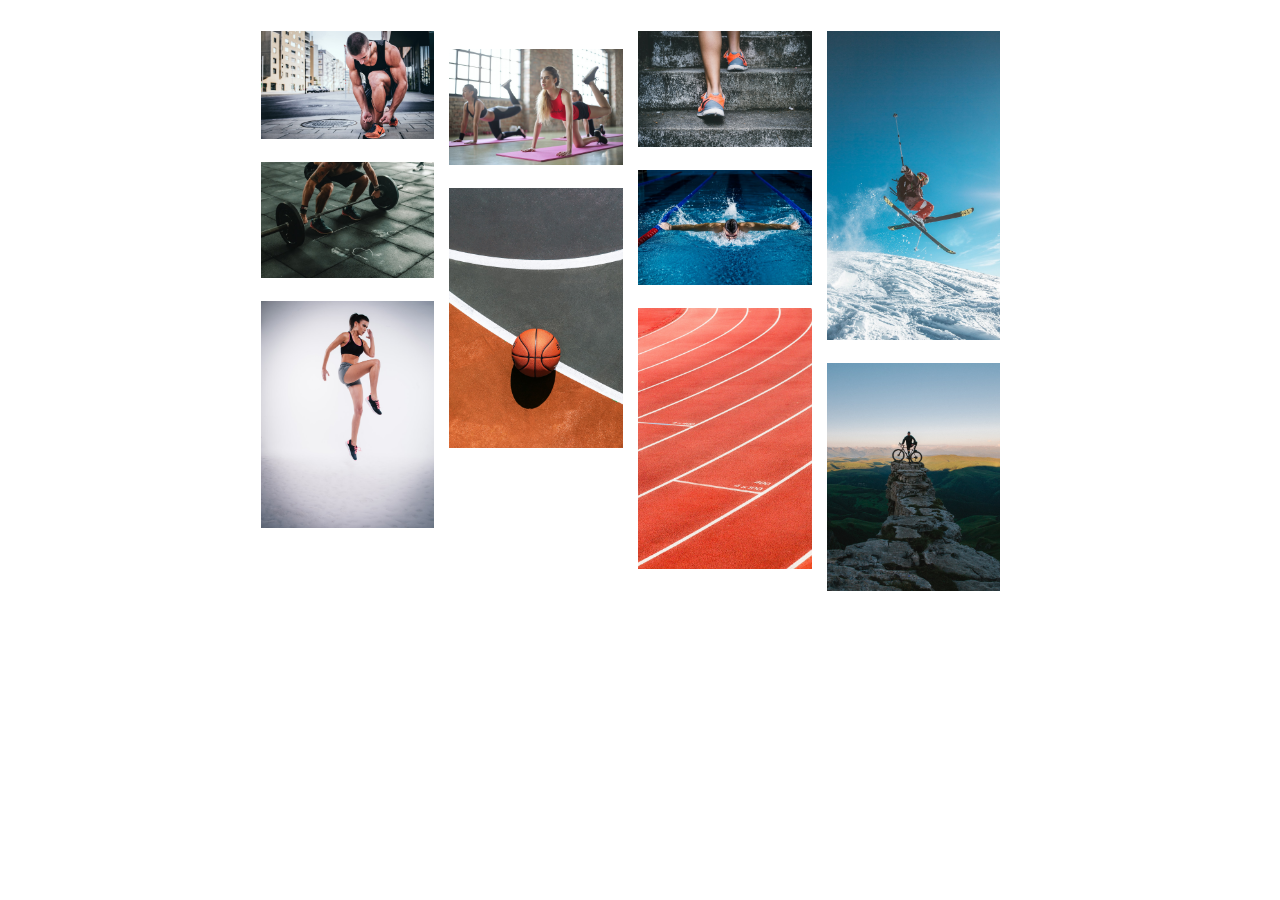
<file: ex01/src/index.html>
<!DOCTYPE html>
<html lang="en">
​
<head>
​
    <meta charset="UTF-8">
    <meta http-equiv="X-UA-Compatible" content="IE=edge">
    <meta name="viewport" content="width=device-width, initial-scale=1.0">
    <link rel="stylesheet" href="../styles/index.css">
    <script src="../scripts/index.js" defer></script>
    <title>Gallery's page</title>
</head>
​
<body>
    <div class="container row">
        <div class="column">
            <div class="item" href="../src/image01.html" onclick="openModal(this)">
                <img class="image" src="../images/img1.jpg" alt="Image 1">
                <div class="overlay">
                    <h1 class="image-title">Marathon</h1>
                </div>
            </div>
            ​
            <div class="item" href="../src/image05.html" onclick="openModal(this)">
                <img class="image" src="../images/img5.jpg" alt="Image 5">
                <div class="overlay">
                    <h1 class="image-title">Weight Lifting</h1>
                </div>
            </div>
            ​
            <div class="item" href="../src/image08.html" onclick="openModal(this)">
                <img class="image" src="../images/img8.jpg" alt="Image 8">
                <div class="overlay">
                    <h1 class="image-title">Jogging</h1>
                </div>
            </div>
        </div>
        ​
        <div class="column">
            ​
            <div class="item" href="../src/image02.html" onclick="openModal(this)">
                <img class="image" src="../images/img2.jpg" alt="Image 2">
                <div class="overlay">
                    <h1 class="image-title">Gymnastics</h1>
                </div>
            </div>
            ​
            <div class="item" href="../src/image06.html" onclick="openModal(this)">
                <img class="image" src="../images/img6.jpg" alt="Image 6">
                <div class="overlay">
                    <h1 class="image-title">Basketball</h1>
                </div>
            </div>
        </div>
​
        <div class="column">
            <div class="item" href="../src/image03.html" onclick="openModal(this)">
                <img class="image" src="../images/img3.jpg" alt="Image 3">
                <div class="overlay">
                    <h1 class="image-title">Climbing</h1>
                </div>
            </div>
            ​
            <div class="item" href="../src/image07.html" onclick="openModal(this)">
                <img class="image" src="../images/img7.jpg" alt="Image 7">
                <div class="overlay">
                    <h1 class="image-title">Swimming</h1>
                </div>
            </div>
            ​
            <div class="item" href="../src/image09.html" onclick="openModal(this)">
                <img class="image" src="../images/img9.jpg" alt="Image 9">
                <div class="overlay">
                    <h1 class="image-title">Running</h1>
                </div>
            </div>
        </div>
​
        <div class="column">
            <div class="item" href="../src/image04.html" onclick="openModal(this)">
                <img class="image" src="../images/img4.jpg" alt="Image 4">
                <div class="overlay">
                    <h1 class="image-title">Skiing</h1>
                </div>
            </div>
            ​
            <div class="item" href="../src/image10.html" onclick="openModal(this)">
                <img class="image" src="../images/img10.jpg" alt="Image 10">
                <div class="overlay">
                    <h1 class="image-title">Cycling</h1>
                </div>
            </div>
        </div>
        ​
    </div>
​
    <div id="myModal" class="modal">
​
        <!-- Modal content -->
        <div class="modal-content">
            <span class="close">&times;</span>
            <div class="modal-body">
            </div>
        </div>
​
    </div>
​
</body>
​
</html>
</file>
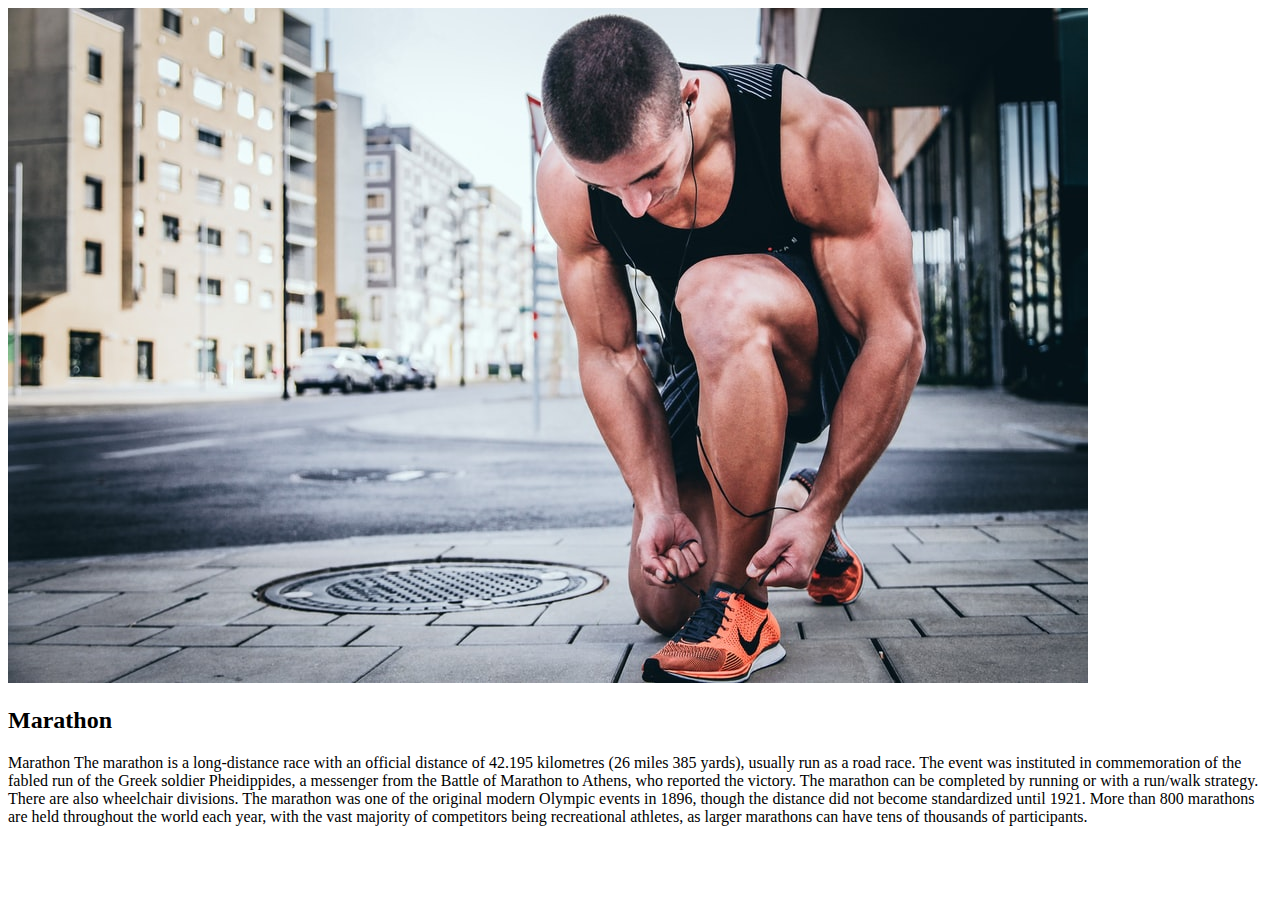
<file: ex01/src/image01.html>
<!DOCTYPE html>
<html lang="en">
  <head>
    <meta charset="UTF-8" />
    <meta http-equiv="X-UA-Compatible" content="IE=edge" />
    <meta name="viewport" content="width=device-width, initial-scale=1.0" />
    <title>Marathon</title>
  </head>
  <body>
    <img src="../images/img1.jpg" alt="Image 1" />

    <h2>Marathon</h2>
    <p>
      Marathon The marathon is a long-distance race with an official distance of
      42.195 kilometres (26 miles 385 yards), usually run as a road race. The
      event was instituted in commemoration of the fabled run of the Greek
      soldier Pheidippides, a messenger from the Battle of Marathon to Athens,
      who reported the victory. The marathon can be completed by running or with
      a run/walk strategy. There are also wheelchair divisions. The marathon was
      one of the original modern Olympic events in 1896, though the distance did
      not become standardized until 1921. More than 800 marathons are held
      throughout the world each year, with the vast majority of competitors
      being recreational athletes, as larger marathons can have tens of
      thousands of participants.
    </p>
  </body>
</html>
</file>
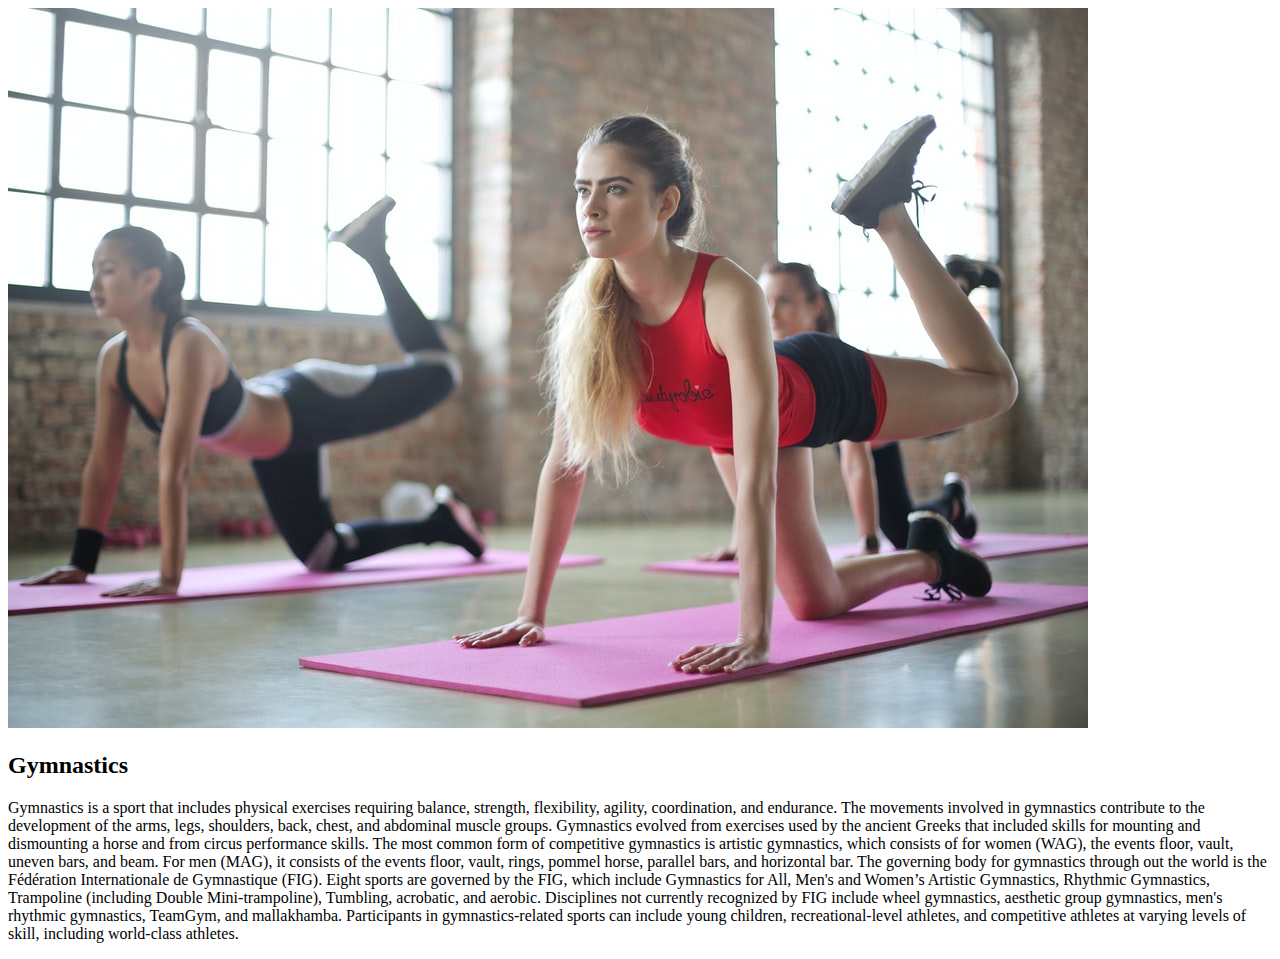
<file: ex01/src/image02.html>
<!DOCTYPE html>
<html lang="en">
  <head>
    <meta charset="UTF-8" />
    <meta http-equiv="X-UA-Compatible" content="IE=edge" />
    <meta name="viewport" content="width=device-width, initial-scale=1.0" />
    <title>Gymnastics</title>
  </head>
  <body>
    <img src="../images/img2.jpg" alt="Image 1" />

    <h2>Gymnastics</h2>
    <p>
      Gymnastics is a sport that includes physical exercises requiring balance,
      strength, flexibility, agility, coordination, and endurance. The movements
      involved in gymnastics contribute to the development of the arms, legs,
      shoulders, back, chest, and abdominal muscle groups. Gymnastics evolved
      from exercises used by the ancient Greeks that included skills for
      mounting and dismounting a horse and from circus performance skills. The
      most common form of competitive gymnastics is artistic gymnastics, which
      consists of for women (WAG), the events floor, vault, uneven bars, and
      beam. For men (MAG), it consists of the events floor, vault, rings, pommel
      horse, parallel bars, and horizontal bar. The governing body for
      gymnastics through out the world is the Fédération Internationale de
      Gymnastique (FIG). Eight sports are governed by the FIG, which include
      Gymnastics for All, Men's and Women’s Artistic Gymnastics, Rhythmic
      Gymnastics, Trampoline (including Double Mini-trampoline), Tumbling,
      acrobatic, and aerobic. Disciplines not currently recognized by FIG
      include wheel gymnastics, aesthetic group gymnastics, men's rhythmic
      gymnastics, TeamGym, and mallakhamba. Participants in gymnastics-related
      sports can include young children, recreational-level athletes, and
      competitive athletes at varying levels of skill, including world-class
      athletes.
    </p>
  </body>
</html>
</file>
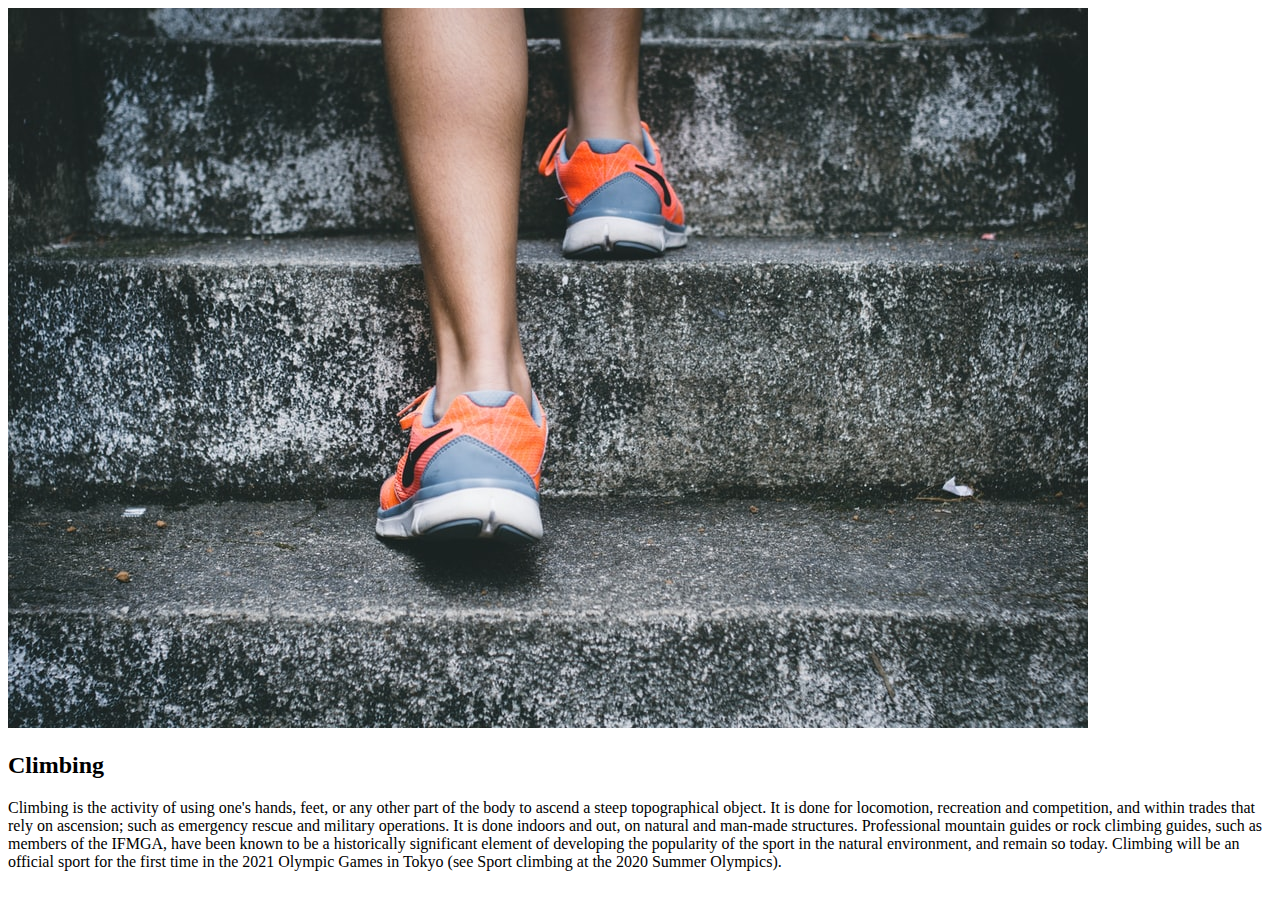
<file: ex01/src/image03.html>
<!DOCTYPE html>
<html lang="en">
  <head>
    <meta charset="UTF-8" />
    <meta http-equiv="X-UA-Compatible" content="IE=edge" />
    <meta name="viewport" content="width=device-width, initial-scale=1.0" />
    <title>Climbing</title>
  </head>
  <body>
    <img src="../images/img3.jpg" alt="Image 1" />

    <h2>Climbing</h2>
    <p>
      Climbing is the activity of using one's hands, feet, or any other part of
      the body to ascend a steep topographical object. It is done for
      locomotion, recreation and competition, and within trades that rely on
      ascension; such as emergency rescue and military operations. It is done
      indoors and out, on natural and man-made structures. Professional mountain
      guides or rock climbing guides, such as members of the IFMGA, have been
      known to be a historically significant element of developing the
      popularity of the sport in the natural environment, and remain so today.
      Climbing will be an official sport for the first time in the 2021 Olympic
      Games in Tokyo (see Sport climbing at the 2020 Summer Olympics).
    </p>
  </body>
</html>
</file>
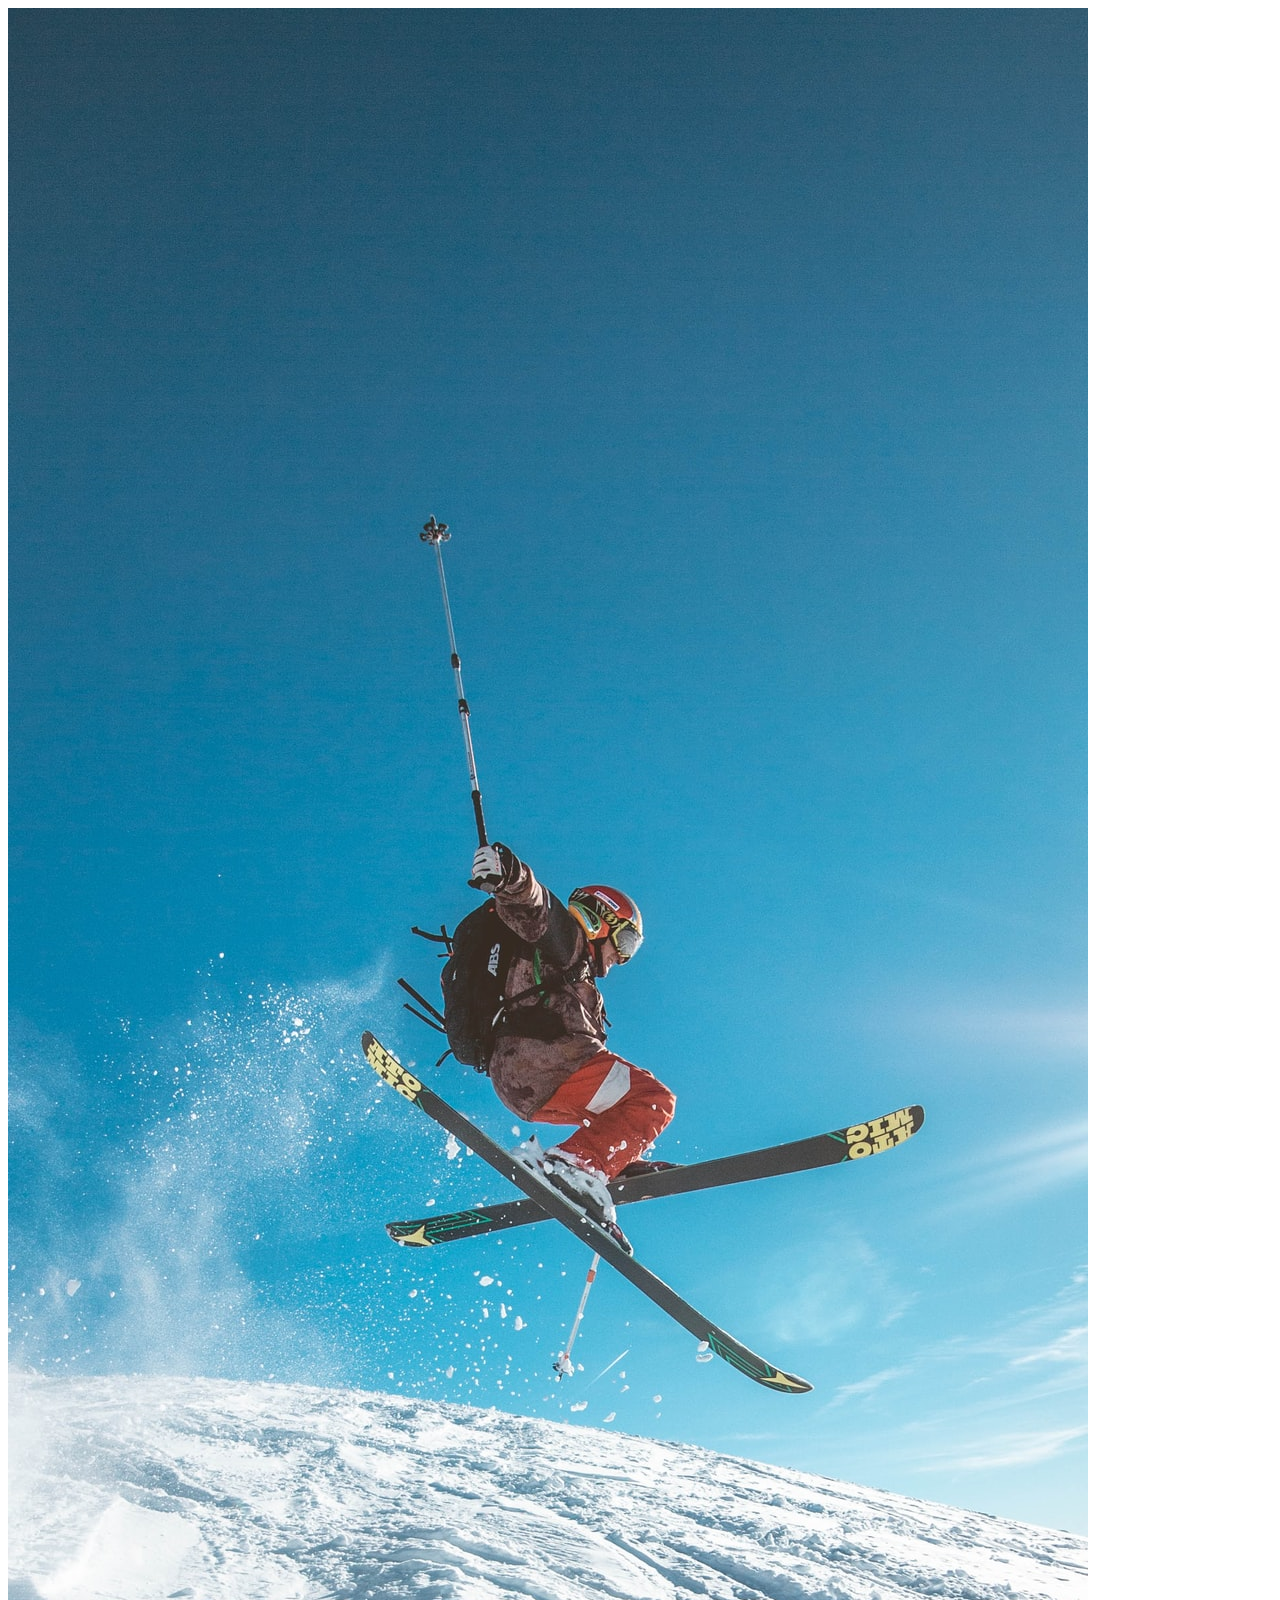
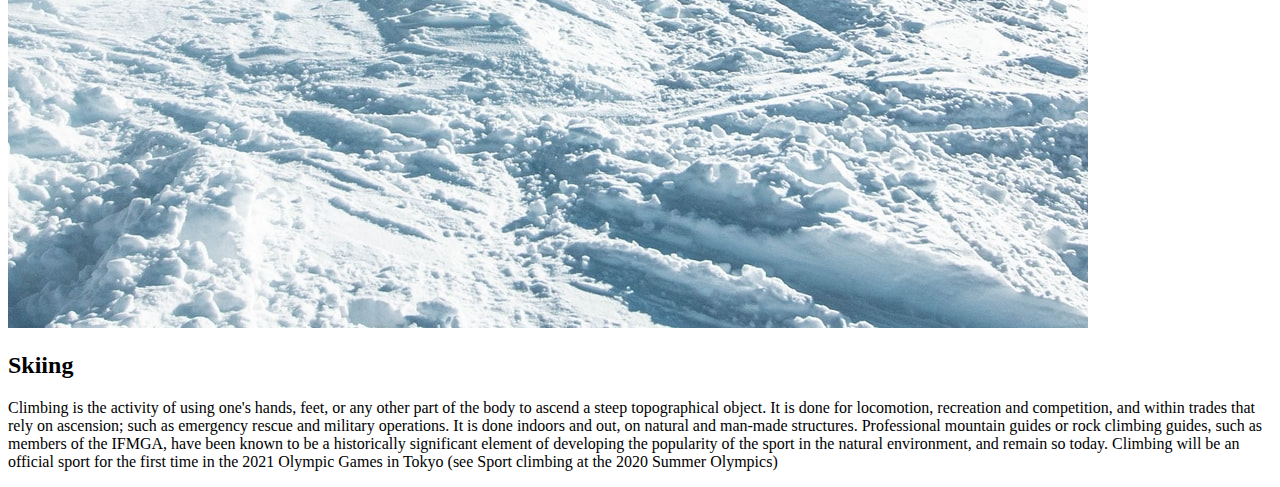
<file: ex01/src/image04.html>
<!DOCTYPE html>
<html lang="en">
  <head>
    <meta charset="UTF-8" />
    <meta http-equiv="X-UA-Compatible" content="IE=edge" />
    <meta name="viewport" content="width=device-width, initial-scale=1.0" />
    <title>Skiing</title>
  </head>
  <body>
    <img src="../images/img4.jpg" alt="Image 1" />
    <h2>Skiing</h2>
    <p>
      Climbing is the activity of using one's hands, feet, or any other part of
      the body to ascend a steep topographical object. It is done for
      locomotion, recreation and competition, and within trades that rely on
      ascension; such as emergency rescue and military operations. It is done
      indoors and out, on natural and man-made structures. Professional mountain
      guides or rock climbing guides, such as members of the IFMGA, have been
      known to be a historically significant element of developing the
      popularity of the sport in the natural environment, and remain so today.
      Climbing will be an official sport for the first time in the 2021 Olympic
      Games in Tokyo (see Sport climbing at the 2020 Summer Olympics)
    </p>
  </body>
</html>
</file>
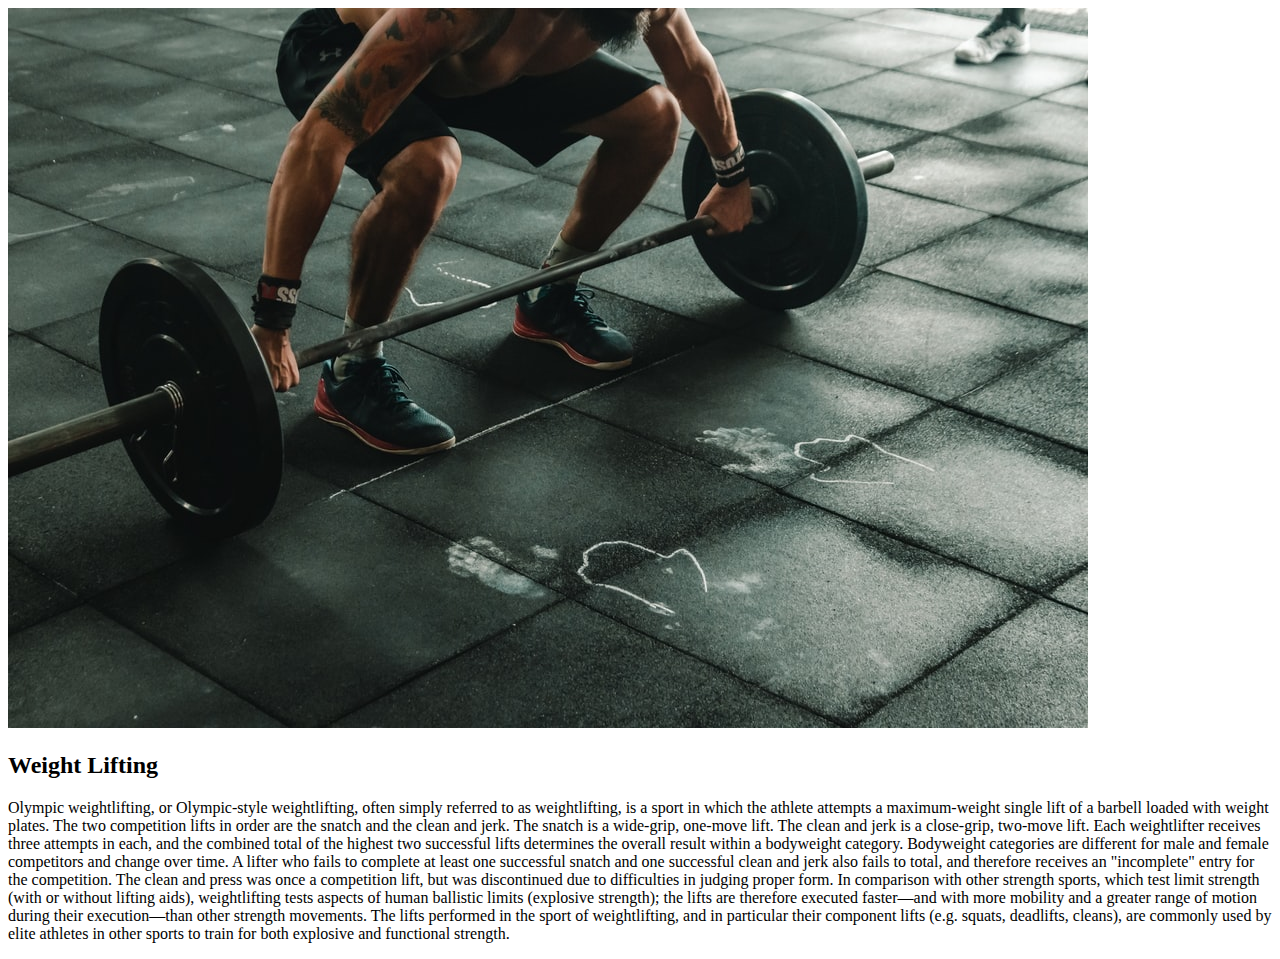
<file: ex01/src/image05.html>
<!DOCTYPE html>
<html lang="en">
  <head>
    <meta charset="UTF-8" />
    <meta http-equiv="X-UA-Compatible" content="IE=edge" />
    <meta name="viewport" content="width=device-width, initial-scale=1.0" />
    <title>Weight Lifting</title>
  </head>
  <body>
    <img src="../images/img5.jpg" alt="Image 1" />
    <h2>Weight Lifting</h2>
    <p>
      Olympic weightlifting, or Olympic-style weightlifting, often simply
      referred to as weightlifting, is a sport in which the athlete attempts a
      maximum-weight single lift of a barbell loaded with weight plates. The two
      competition lifts in order are the snatch and the clean and jerk. The
      snatch is a wide-grip, one-move lift. The clean and jerk is a close-grip,
      two-move lift. Each weightlifter receives three attempts in each, and the
      combined total of the highest two successful lifts determines the overall
      result within a bodyweight category. Bodyweight categories are different
      for male and female competitors and change over time. A lifter who fails
      to complete at least one successful snatch and one successful clean and
      jerk also fails to total, and therefore receives an "incomplete" entry for
      the competition. The clean and press was once a competition lift, but was
      discontinued due to difficulties in judging proper form. In comparison
      with other strength sports, which test limit strength (with or without
      lifting aids), weightlifting tests aspects of human ballistic limits
      (explosive strength); the lifts are therefore executed faster—and with
      more mobility and a greater range of motion during their execution—than
      other strength movements. The lifts performed in the sport of
      weightlifting, and in particular their component lifts (e.g. squats,
      deadlifts, cleans), are commonly used by elite athletes in other sports to
      train for both explosive and functional strength.
    </p>
  </body>
</html>
</file>
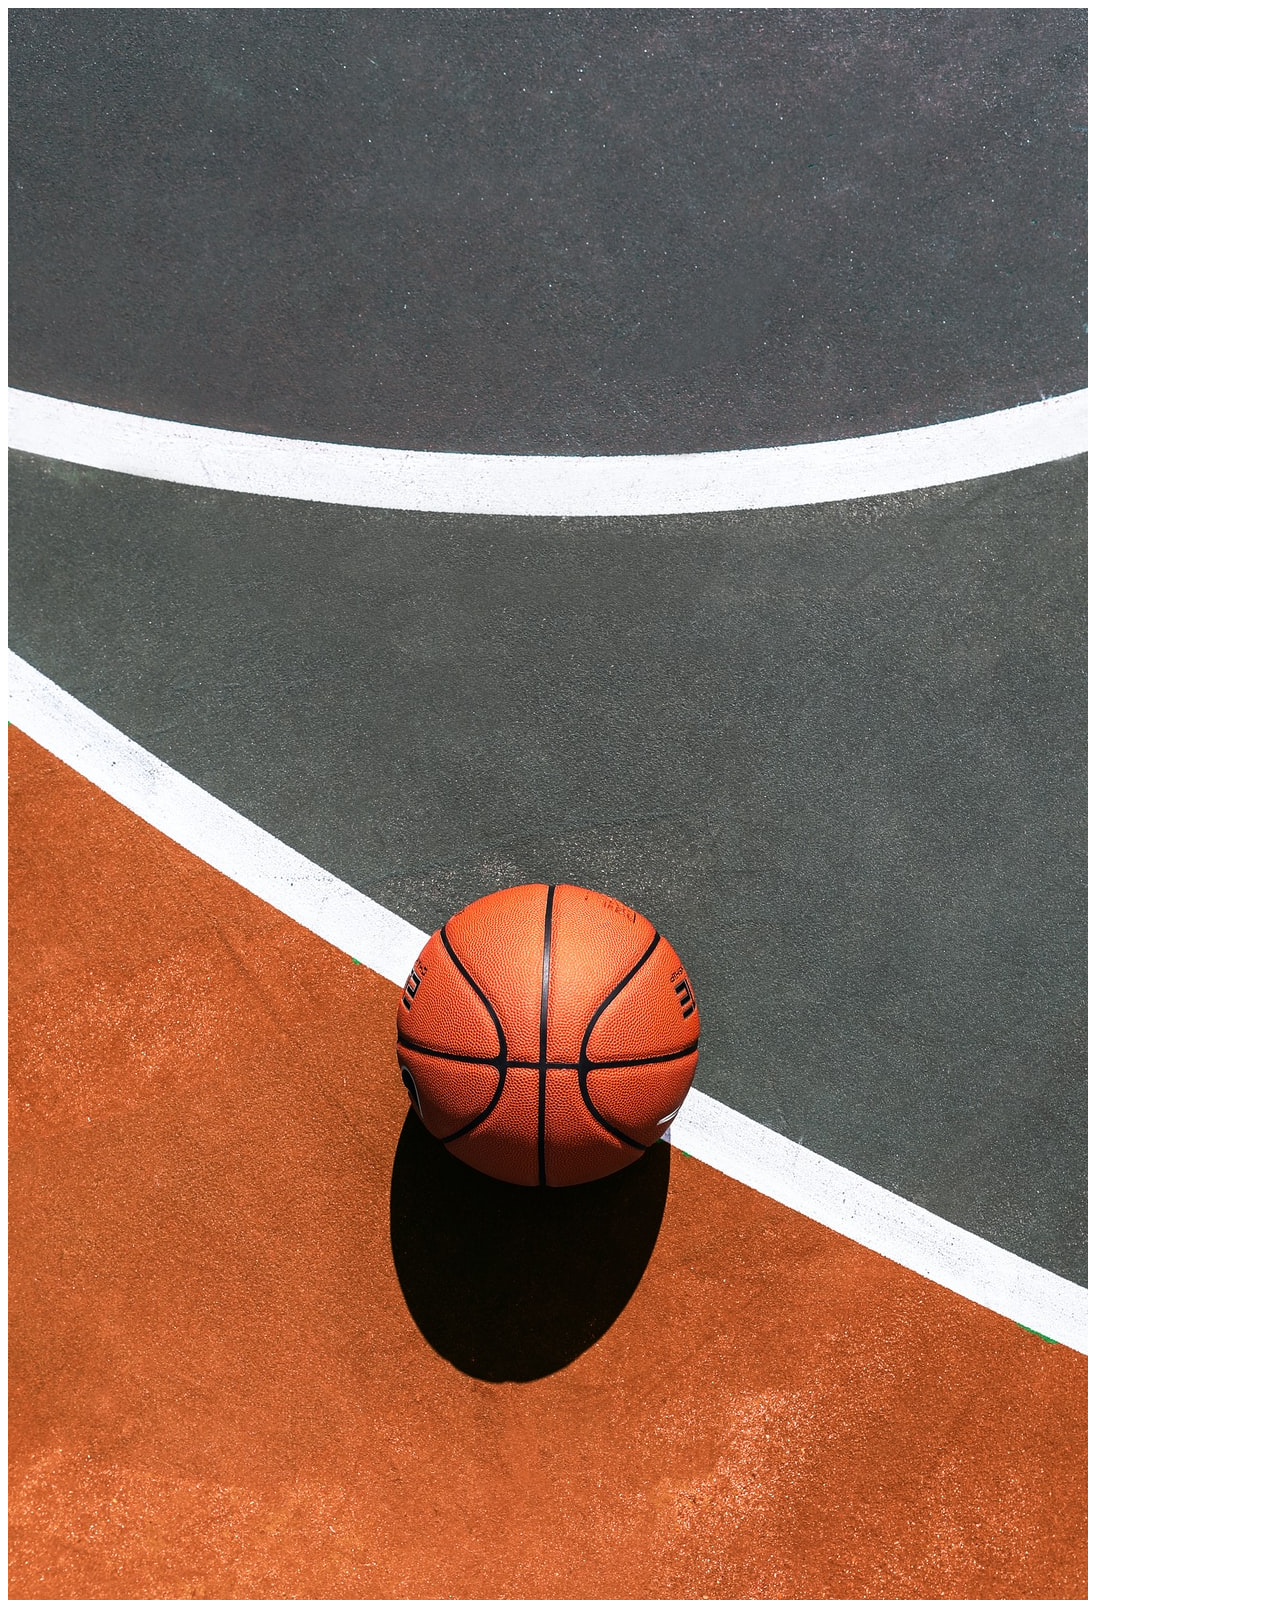
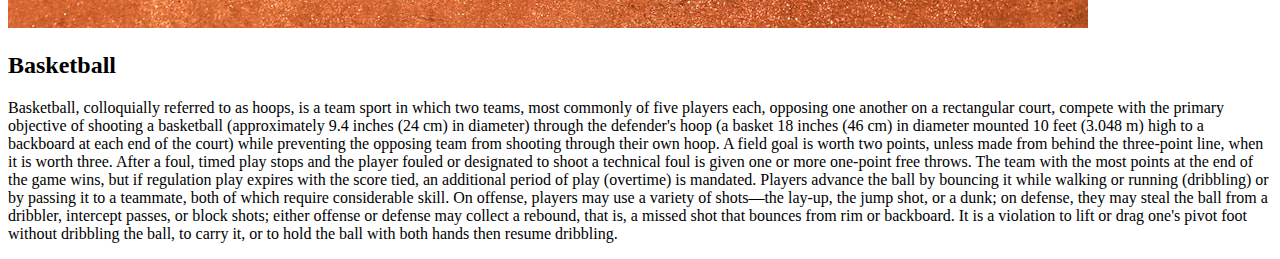
<file: ex01/src/image06.html>
<!DOCTYPE html>
<html lang="en">
  <head>
    <meta charset="UTF-8" />
    <meta http-equiv="X-UA-Compatible" content="IE=edge" />
    <meta name="viewport" content="width=device-width, initial-scale=1.0" />
    <title>Basketball</title>
  </head>
  <body>
    <img src="../images/img6.jpg" alt="Image 1" />

    <h2>Basketball</h2>
    <p>
      Basketball, colloquially referred to as hoops, is a team sport in which
      two teams, most commonly of five players each, opposing one another on a
      rectangular court, compete with the primary objective of shooting a
      basketball (approximately 9.4 inches (24 cm) in diameter) through the
      defender's hoop (a basket 18 inches (46 cm) in diameter mounted 10 feet
      (3.048 m) high to a backboard at each end of the court) while preventing
      the opposing team from shooting through their own hoop. A field goal is
      worth two points, unless made from behind the three-point line, when it is
      worth three. After a foul, timed play stops and the player fouled or
      designated to shoot a technical foul is given one or more one-point free
      throws. The team with the most points at the end of the game wins, but if
      regulation play expires with the score tied, an additional period of play
      (overtime) is mandated. Players advance the ball by bouncing it while
      walking or running (dribbling) or by passing it to a teammate, both of
      which require considerable skill. On offense, players may use a variety of
      shots—the lay-up, the jump shot, or a dunk; on defense, they may steal the
      ball from a dribbler, intercept passes, or block shots; either offense or
      defense may collect a rebound, that is, a missed shot that bounces from
      rim or backboard. It is a violation to lift or drag one's pivot foot
      without dribbling the ball, to carry it, or to hold the ball with both
      hands then resume dribbling.
    </p>
  </body>
</html>
</file>
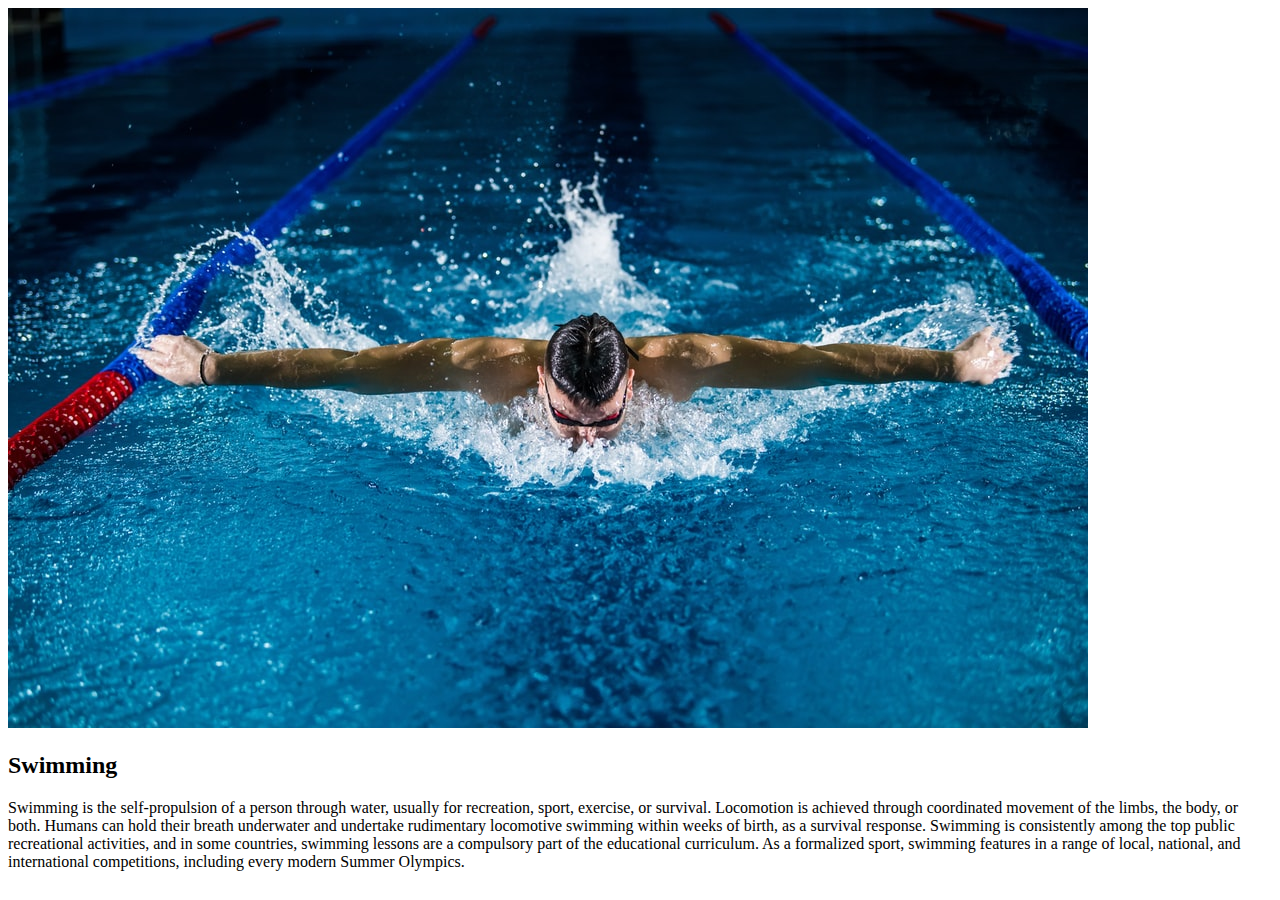
<file: ex01/src/image07.html>
<!DOCTYPE html>
<html lang="en">
  <head>
    <meta charset="UTF-8" />
    <meta http-equiv="X-UA-Compatible" content="IE=edge" />
    <meta name="viewport" content="width=device-width, initial-scale=1.0" />
    <title>Swimming</title>
  </head>
  <body>
    <img src="../images/img7.jpg" alt="Image 1" />

    <h2>Swimming</h2>
    <p>
      Swimming is the self-propulsion of a person through water, usually for
      recreation, sport, exercise, or survival. Locomotion is achieved through
      coordinated movement of the limbs, the body, or both. Humans can hold
      their breath underwater and undertake rudimentary locomotive swimming
      within weeks of birth, as a survival response. Swimming is consistently
      among the top public recreational activities, and in some countries,
      swimming lessons are a compulsory part of the educational curriculum. As a
      formalized sport, swimming features in a range of local, national, and
      international competitions, including every modern Summer Olympics.
    </p>
  </body>
</html>
</file>
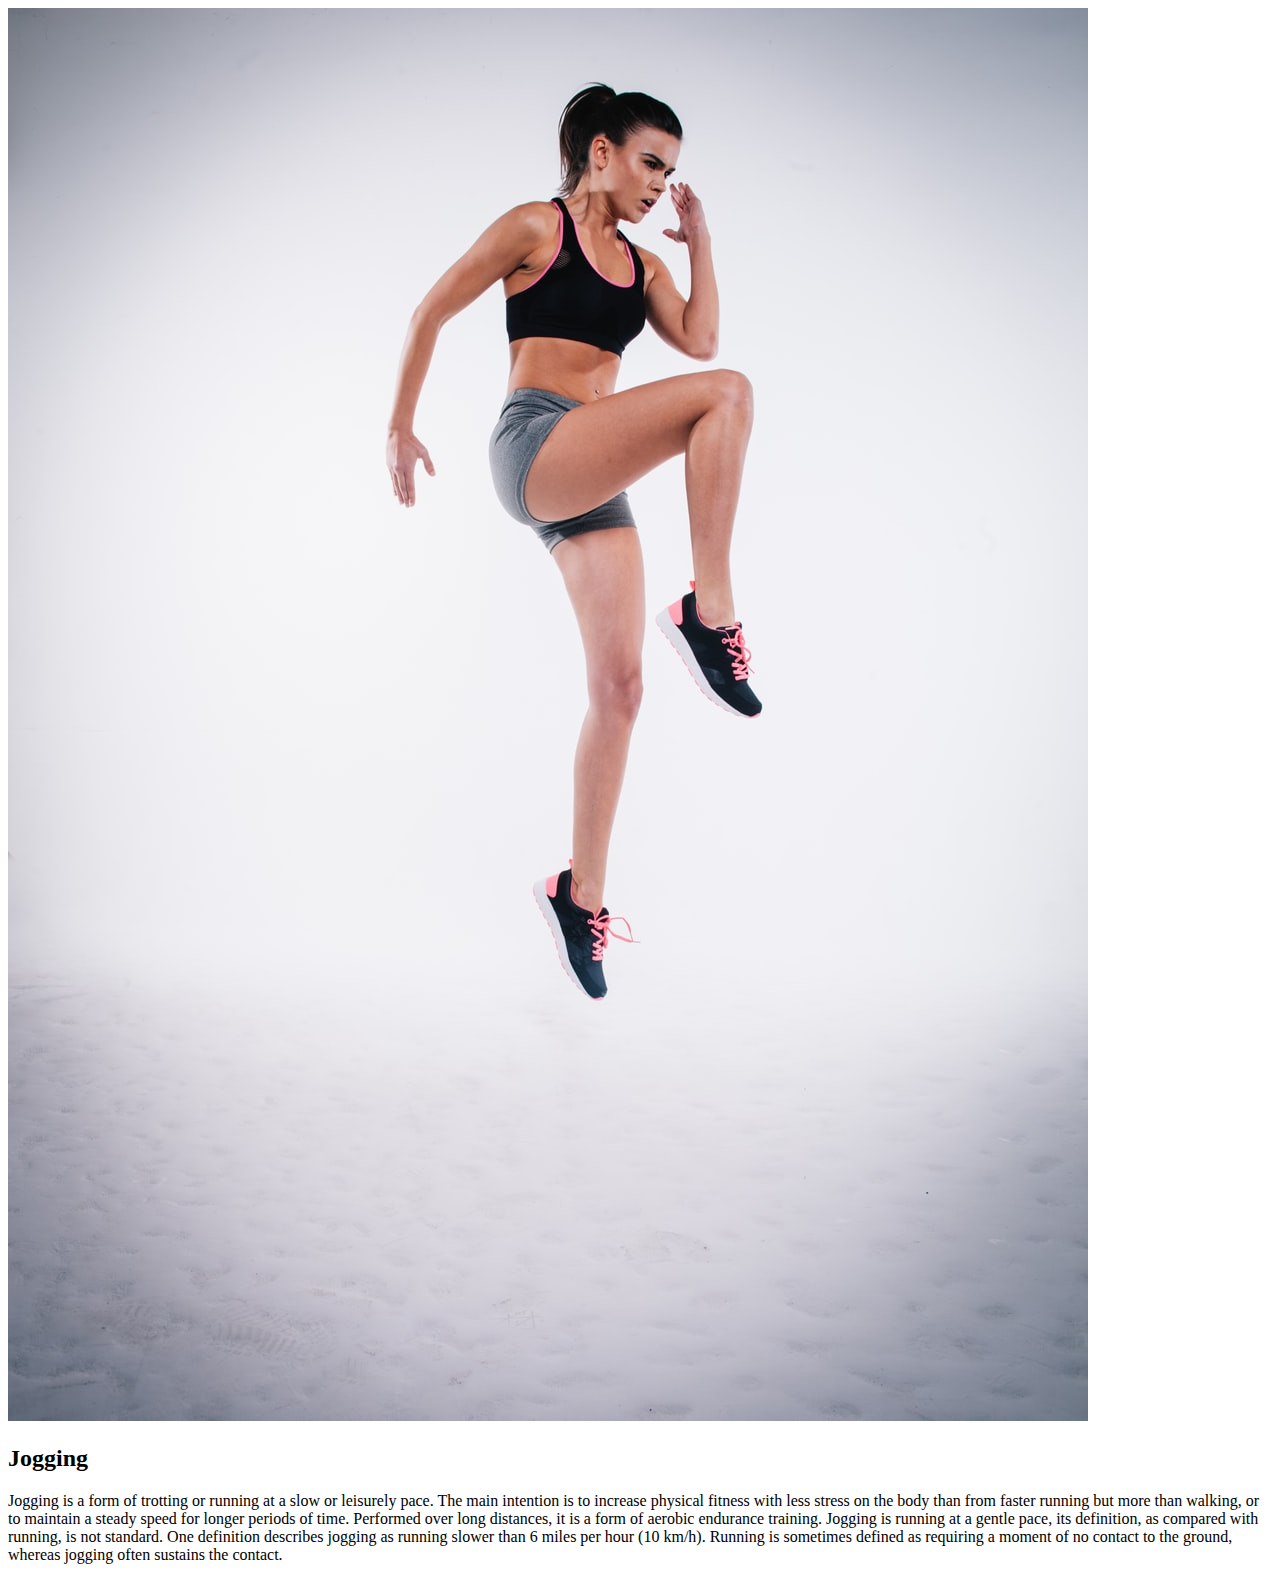
<file: ex01/src/image08.html>
<!DOCTYPE html>
<html lang="en">
  <head>
    <meta charset="UTF-8" />
    <meta http-equiv="X-UA-Compatible" content="IE=edge" />
    <meta name="viewport" content="width=device-width, initial-scale=1.0" />
    <title>Jogging</title>
  </head>
  <body>
    <img src="../images/img8.jpg" alt="Image 1" />

    <h2>Jogging</h2>
    <p>
      Jogging is a form of trotting or running at a slow or leisurely pace. The
      main intention is to increase physical fitness with less stress on the
      body than from faster running but more than walking, or to maintain a
      steady speed for longer periods of time. Performed over long distances, it
      is a form of aerobic endurance training. Jogging is running at a gentle
      pace, its definition, as compared with running, is not standard. One
      definition describes jogging as running slower than 6 miles per hour (10
      km/h). Running is sometimes defined as requiring a moment of no contact to
      the ground, whereas jogging often sustains the contact.
    </p>
  </body>
</html>
</file>
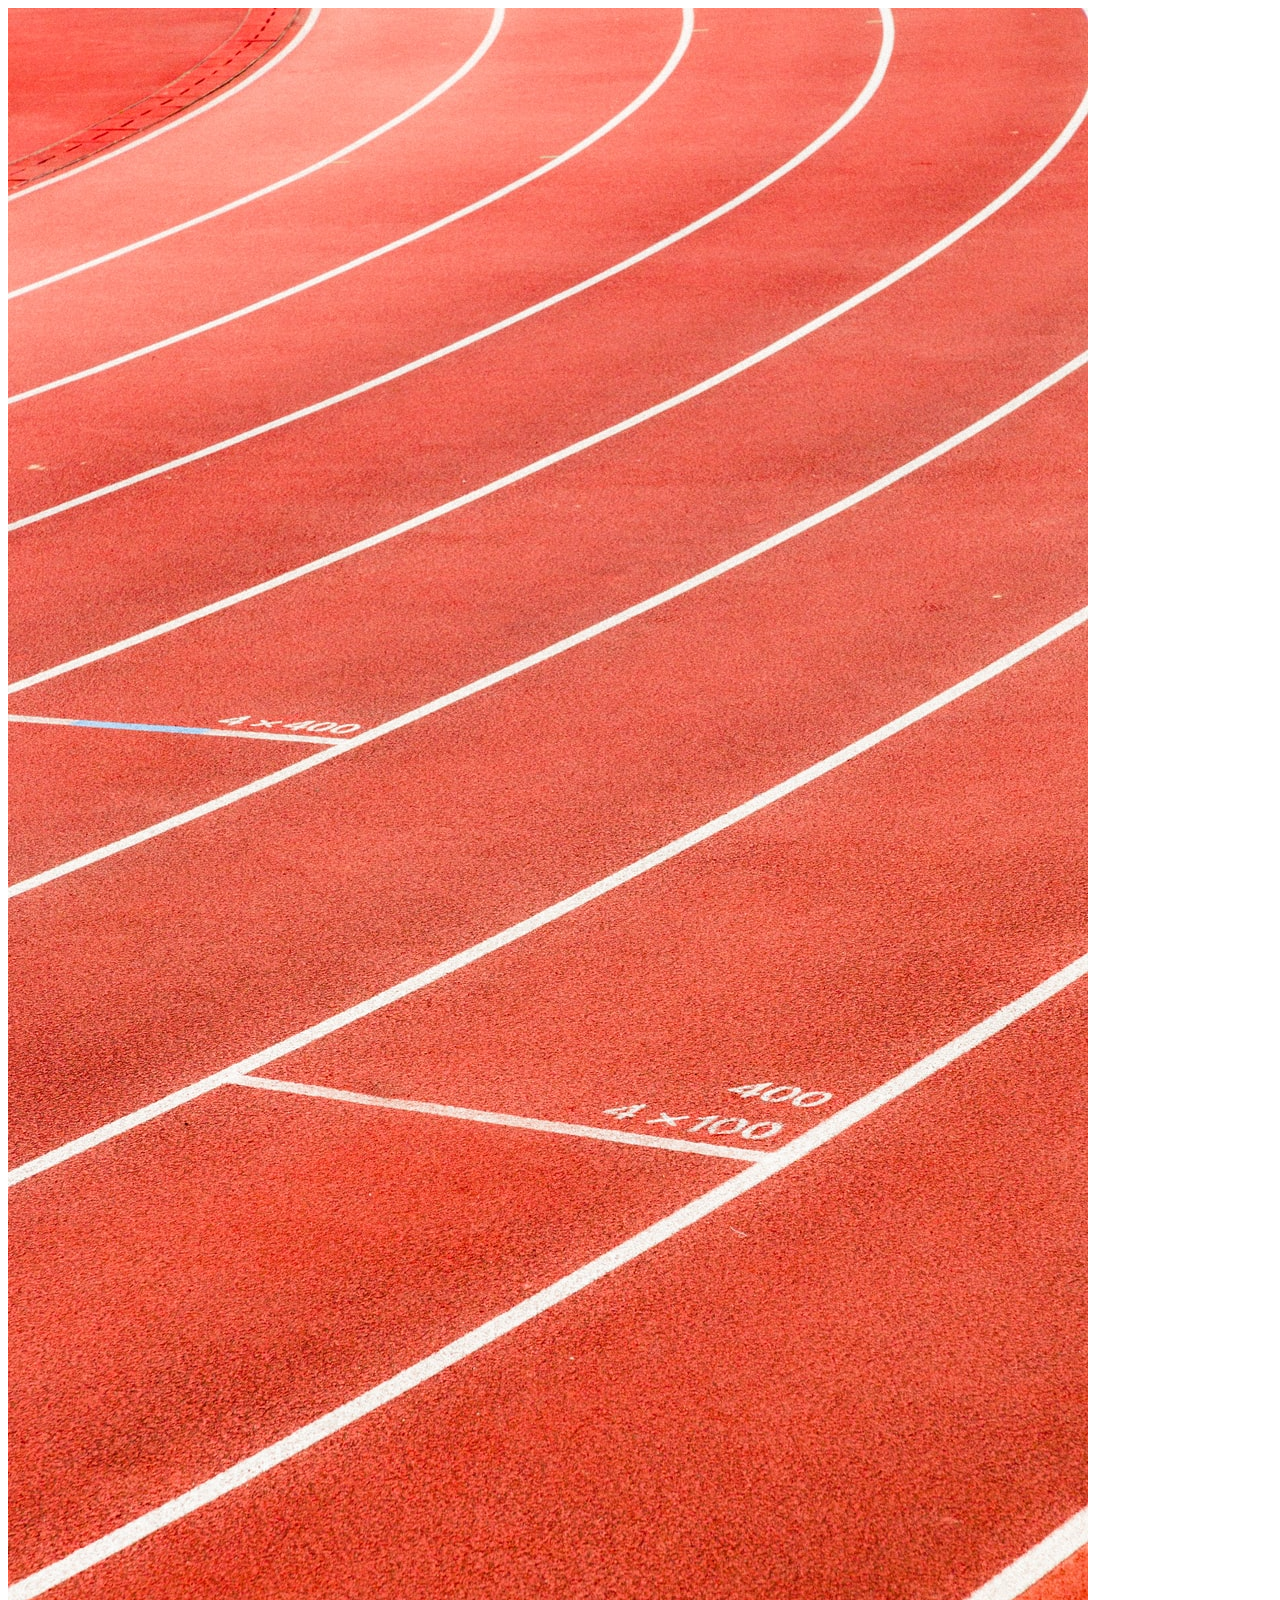
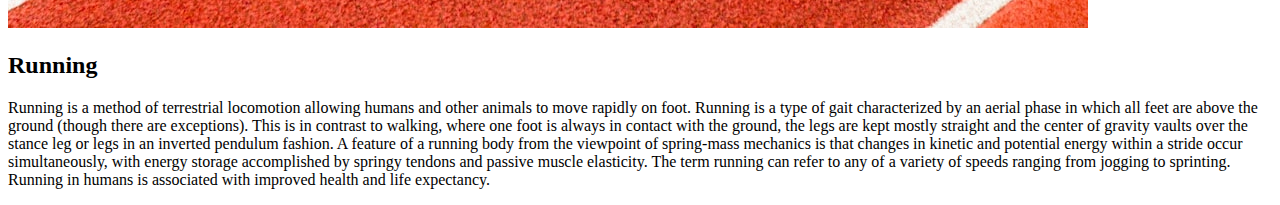
<file: ex01/src/image09.html>
<!DOCTYPE html>
<html lang="en">
  <head>
    <meta charset="UTF-8" />
    <meta http-equiv="X-UA-Compatible" content="IE=edge" />
    <meta name="viewport" content="width=device-width, initial-scale=1.0" />
    <title>Running</title>
  </head>
  <body>
    <img src="../images/img9.jpg" alt="Image 1" />

    <h2>Running</h2>
    <p>
      Running is a method of terrestrial locomotion allowing humans and other
      animals to move rapidly on foot. Running is a type of gait characterized
      by an aerial phase in which all feet are above the ground (though there
      are exceptions). This is in contrast to walking, where one foot is always
      in contact with the ground, the legs are kept mostly straight and the
      center of gravity vaults over the stance leg or legs in an inverted
      pendulum fashion. A feature of a running body from the viewpoint of
      spring-mass mechanics is that changes in kinetic and potential energy
      within a stride occur simultaneously, with energy storage accomplished by
      springy tendons and passive muscle elasticity. The term running can refer
      to any of a variety of speeds ranging from jogging to sprinting. Running
      in humans is associated with improved health and life expectancy.
    </p>
  </body>
</html>
</file>
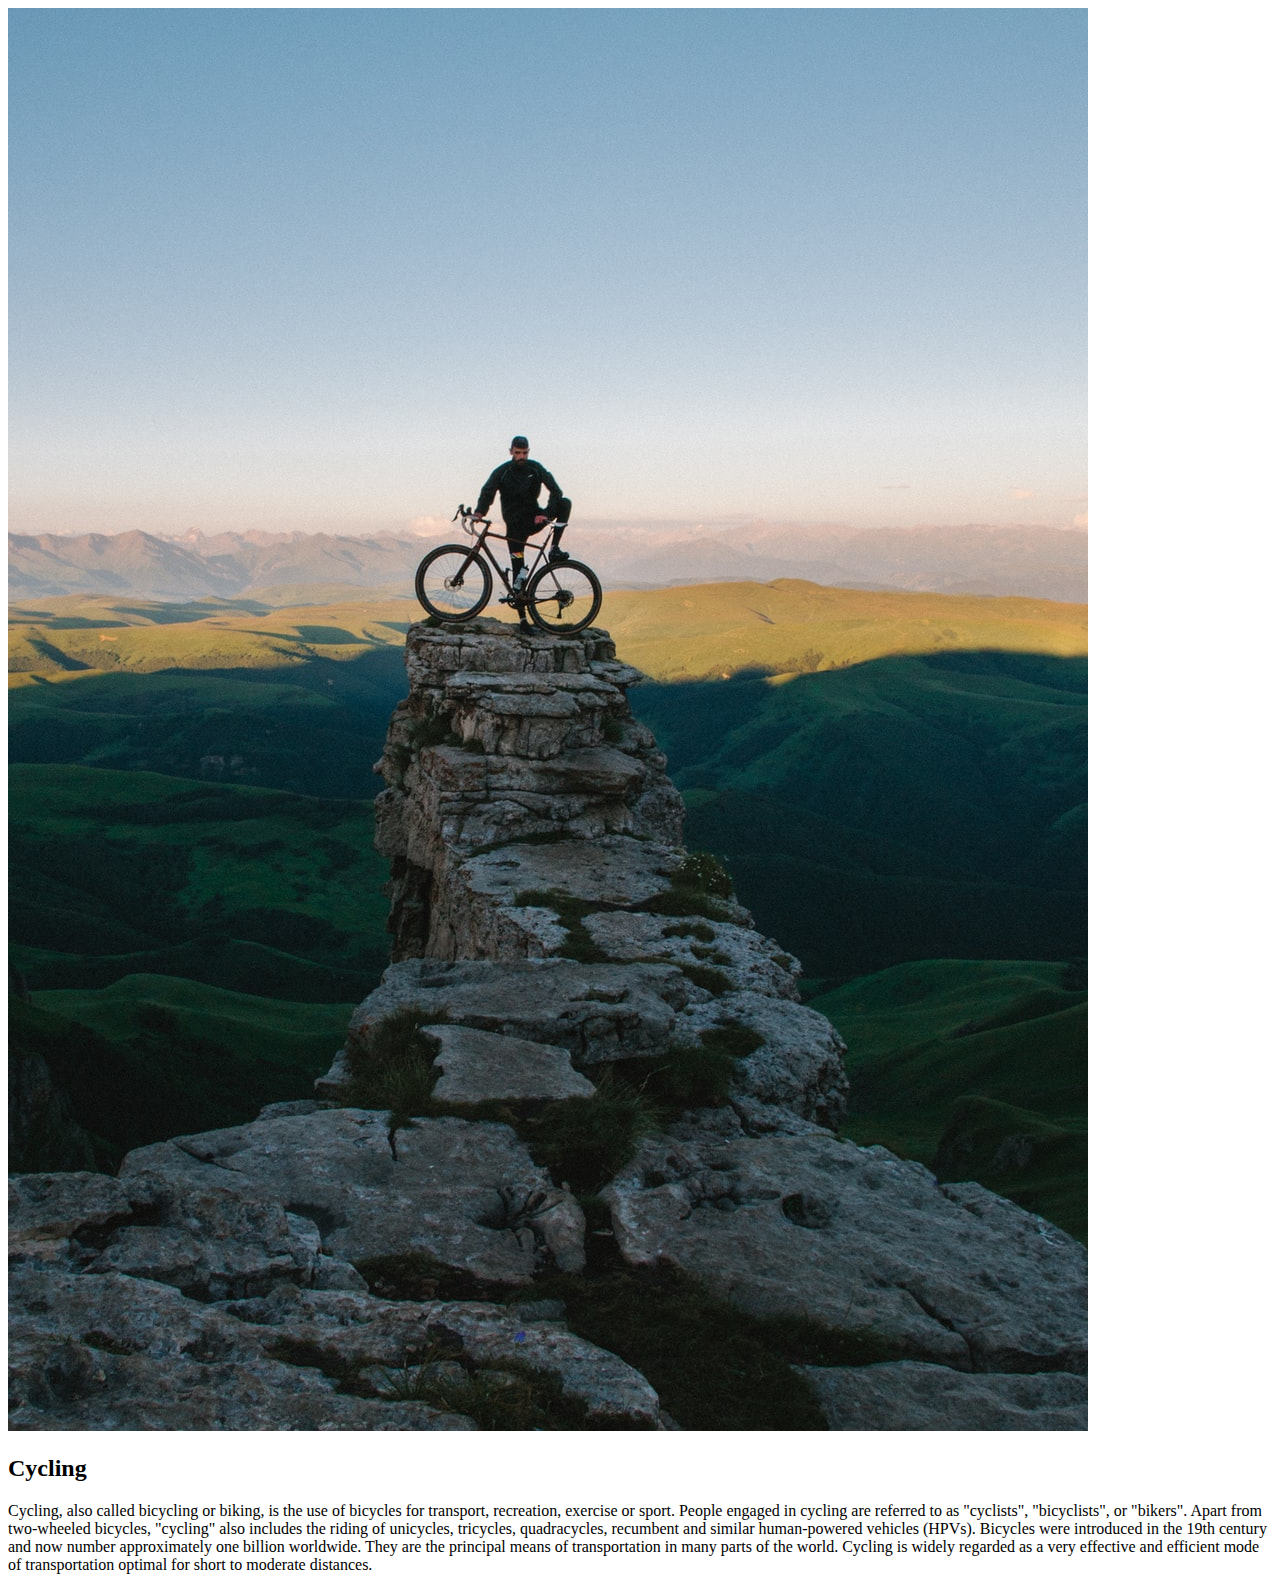
<file: ex01/src/image10.html>
<!DOCTYPE html>
<html lang="en">
  <head>
    <meta charset="UTF-8" />
    <meta http-equiv="X-UA-Compatible" content="IE=edge" />
    <meta name="viewport" content="width=device-width, initial-scale=1.0" />
    <title>Cycling</title>
  </head>
  <body>
    <img src="../images/img10.jpg" alt="Image 1" />

    <h2>Cycling</h2>
    <p>
      Cycling, also called bicycling or biking, is the use of bicycles for
      transport, recreation, exercise or sport. People engaged in cycling are
      referred to as "cyclists", "bicyclists", or "bikers". Apart from
      two-wheeled bicycles, "cycling" also includes the riding of unicycles,
      tricycles, quadracycles, recumbent and similar human-powered vehicles
      (HPVs). Bicycles were introduced in the 19th century and now number
      approximately one billion worldwide. They are the principal means of
      transportation in many parts of the world. Cycling is widely regarded as a
      very effective and efficient mode of transportation optimal for short to
      moderate distances.
    </p>
  </body>
</html>
</file>
<file: ex01/styles/index.css>
*{
    box-sizing: border-box;
}
.container{
    width: 60%;
    margin-left: 20%;
}
.row {
    display: flex;
    flex-wrap: wrap;
    padding-right: 4px;
}
.column {
    flex: 25%;
    max-width: 25%;
    padding-right: 15px;
}
.item {
    position: relative;
}
.image {
    margin-top: 5px;
    width: 100%;
    display: block;
}
.overlay {
    position: absolute;
    top: 0;
    left: 0;
    width: 100%;
    height: 100%;
    background: rgba(0, 0, 0, 0.5);
    color: white;
    display: flex;
    align-items: flex-end;
    justify-content: center;
    opacity: 0;
    transition: opacity 0.25s;
}
.overlay:hover {
    opacity: 1;
}
.image-title {
    position: absolute;
    text-align: center;
    font-size: 50px;
    height: auto;
}
 /* The Modal (background) */
 .modal {
    display: none; /* Hidden by default */
    position: fixed; /* Stay in place */
    z-index: 1; /* Sit on top */
    left: 0;
    top: 0;
    width: 100%; /* Full width */
    height: 100%; /* Full height */
    overflow: auto; /* Enable scroll if needed */
    background-color: rgb(0,0,0); /* Fallback color */
    background-color: rgba(0,0,0,0.4); /* Black w/ opacity */
  }
  
  /* Modal Content/Box */
  .modal-content {
    background-color: #fefefe;
    margin: 5% auto; /* 15% from the top and centered */
    padding: 20px;
    border: 1px solid #888;
    width: 80%; /* Could be more or less, depending on screen size */
    height: 90%;
  }
  
  /* The Close Button */
  .close {
    color: #aaa;
    float: right;
    font-size: 28px;
    font-weight: bold;
  }
  
  .close:hover,
  .close:focus {
    color: black;
    text-decoration: none;
    cursor: pointer;
  } 
  .modal-body {
      height: 100%;
      width: 100%;
  }
  .objectView {
      margin-left: 90px;
      height: 90%;;
      width: 90%;
  }
</file>
